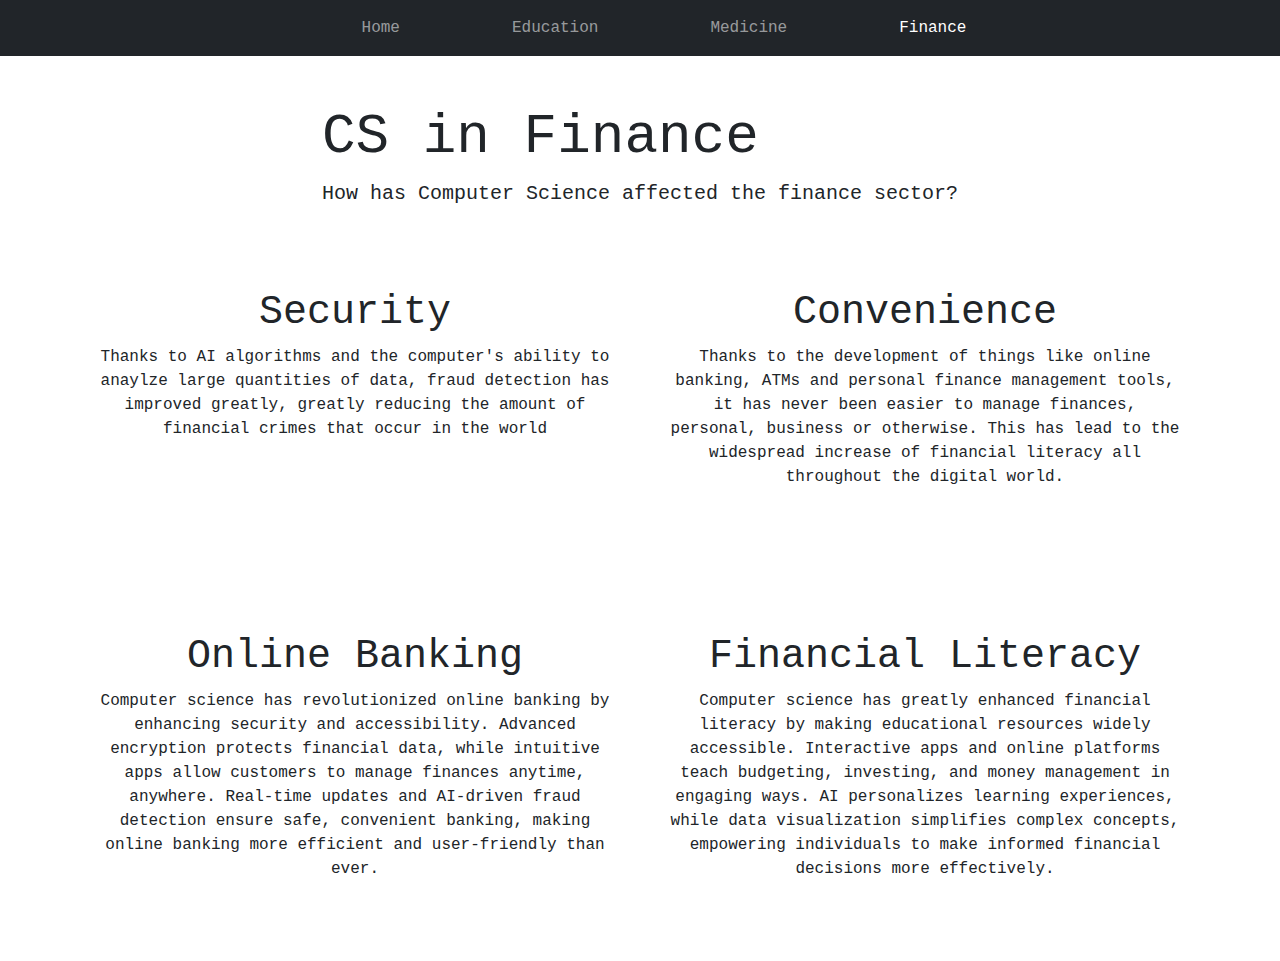
<file: finance.html>
<!DOCTYPE html>
<html lang="en">

<head>
    <meta charset="UTF-8">
    <meta name="viewport" content="width=device-width, initial-scale=1.0">
    <link rel="stylesheet" href="./libs/css/bootstrap.min.css">
    <script src="https://cdn.jsdelivr.net/npm/@popperjs/core@2.11.8/dist/umd/popper.min.js"
        integrity="sha384-I7E8VVD/ismYTF4hNIPjVp/Zjvgyol6VFvRkX/vR+Vc4jQkC+hVqc2pM8ODewa9r" crossorigin="anonymous">
    </script>
    <link rel="stylesheet" href="stylesfinance.css">
    <title>Finance</title>
</head>

<body>
    <nav class="navbar navbar-expand-lg navbar-dark bg-dark">
        <div class="collapse d-flex justify-content-center navbar-collapse">
            <ul class="navbar-nav mr-auto">
                <li class="nav-item mx-5">
                    <a href="./index.html" class="nav-link">Home</a>
                </li>
                <li class="nav-item mx-5">
                    <a href="#" class="nav-link">Education</a>
                </li>
                <li class="nav-item mx-4"></li>
                <a href="#" class="nav-link">Medicine</a>
                </li>
                <li class="nav-item mx-5"></li>
                <a href="#" class="nav-link active">Finance</a>
                </li>
            </ul>
        </div>
    </nav>

    <div class="d-flex justify-content-center">
        <div class="jumbotron-fluid py-5 my-auto">
            <h1 class="display-4">CS in Finance</h1>
            <p class="lead">How has Computer Science affected the finance sector?</p>
        </div>
    </div>

    <div class="container overflow-hidden text-center">
        <div class="row gy-5">
            <div class="col-6">
                <div class="p-3">
                    <h1>Security</h1>
                    <p>Thanks to AI algorithms and the computer's ability to anaylze large quantities of data, fraud
                        detection has improved greatly, greatly reducing the amount of financial crimes that occur in
                        the
                        world</p>
                </div>
            </div>
            <div class="col-6">
                <div class="p-3">
                    <h1>Convenience</h1>
                    <p>Thanks to the development of things like online banking, ATMs and personal finance management
                        tools, it has never been easier to manage finances, personal, business or otherwise. This has
                        lead to the widespread increase of financial literacy all throughout the digital world.</p>
                </div>
            </div>
        </div>
        <div class="row my-5 gy-5">
            <div class="col-6">
                <div class="p-3">
                    <h1>Online Banking</h1>
                    <p>Computer science has revolutionized online banking by enhancing security and accessibility.
                        Advanced encryption protects financial data, while intuitive apps allow customers to manage
                        finances anytime, anywhere. Real-time updates and AI-driven fraud detection ensure safe,
                        convenient banking, making online banking more efficient and user-friendly than ever.</p>

                </div>
            </div>
            <div class="col-6">
                <div class="p-3">
                    <h1>Financial Literacy</h1>
                    <p>Computer science has greatly enhanced financial literacy by making educational resources widely
                        accessible. Interactive apps and online platforms teach budgeting, investing, and money
                        management in engaging ways. AI personalizes learning experiences, while data visualization
                        simplifies complex concepts, empowering individuals to make informed financial decisions more
                        effectively.</p>
                </div>
            </div>
        </div>
    </div>
</body>

</html>
</file>
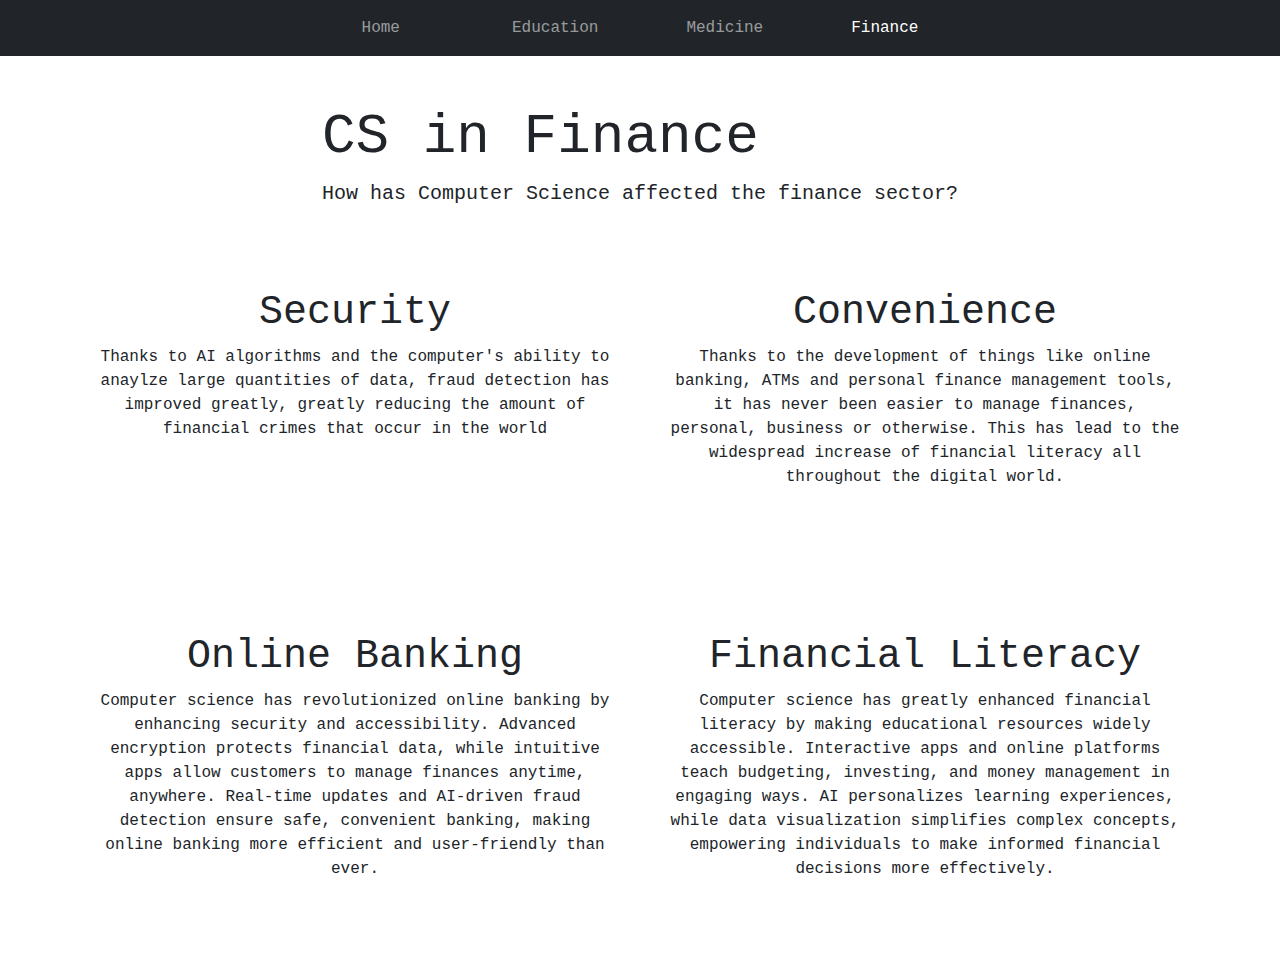
<file: pages/finance.html>
<!DOCTYPE html>
<html lang="en">

<head>
    <meta charset="UTF-8">
    <meta name="viewport" content="width=device-width, initial-scale=1.0">
    <link rel="stylesheet" href="../libs/css/bootstrap.min.css">
    <script src="https://cdn.jsdelivr.net/npm/@popperjs/core@2.11.8/dist/umd/popper.min.js"
        integrity="sha384-I7E8VVD/ismYTF4hNIPjVp/Zjvgyol6VFvRkX/vR+Vc4jQkC+hVqc2pM8ODewa9r" crossorigin="anonymous">
    </script>
    <link rel="stylesheet" href="../styles/stylesfinance.css">
    <title>Finance</title>
</head>

<body>
    <nav class="navbar navbar-expand-lg navbar-dark bg-dark">
        <div class="collapse d-flex justify-content-center navbar-collapse">
            <ul class="navbar-nav mr-auto">
                <li class="nav-item mx-5">
                    <a href="./index.html" class="nav-link">Home</a>
                </li>
                <li class="nav-item mx-5">
                    <a href="./education.html" class="nav-link">Education</a>
                </li>
                <li class="nav-item mx-4">
                    <a href="./medicine.html" class="nav-link">Medicine</a>
                </li>
                <li class="nav-item mx-5">
                    <a href="./finance.html" class="nav-link active">Finance</a>
                </li>
            </ul>
        </div>
    </nav>

    <div class="d-flex justify-content-center">
        <div class="jumbotron-fluid py-5 my-auto">
            <h1 class="display-4">CS in Finance</h1>
            <p class="lead">How has Computer Science affected the finance sector?</p>
        </div>
    </div>

    <div class="container overflow-hidden text-center">
        <div class="row gy-5">
            <div class="col-6">
                <div class="p-3">
                    <h1>Security</h1>
                    <p>Thanks to AI algorithms and the computer's ability to anaylze large quantities of data, fraud
                        detection has improved greatly, greatly reducing the amount of financial crimes that occur in
                        the
                        world</p>
                </div>
            </div>
            <div class="col-6">
                <div class="p-3">
                    <h1>Convenience</h1>
                    <p>Thanks to the development of things like online banking, ATMs and personal finance management
                        tools, it has never been easier to manage finances, personal, business or otherwise. This has
                        lead to the widespread increase of financial literacy all throughout the digital world.</p>
                </div>
            </div>
        </div>
        <div class="row my-5 gy-5">
            <div class="col-6">
                <div class="p-3">
                    <h1>Online Banking</h1>
                    <p>Computer science has revolutionized online banking by enhancing security and accessibility.
                        Advanced encryption protects financial data, while intuitive apps allow customers to manage
                        finances anytime, anywhere. Real-time updates and AI-driven fraud detection ensure safe,
                        convenient banking, making online banking more efficient and user-friendly than ever.</p>

                </div>
            </div>
            <div class="col-6">
                <div class="p-3">
                    <h1>Financial Literacy</h1>
                    <p>Computer science has greatly enhanced financial literacy by making educational resources widely
                        accessible. Interactive apps and online platforms teach budgeting, investing, and money
                        management in engaging ways. AI personalizes learning experiences, while data visualization
                        simplifies complex concepts, empowering individuals to make informed financial decisions more
                        effectively.</p>
                </div>
            </div>
        </div>
    </div>
</body>

</html>
</file>
<file: stylesfinance.css>
body {
    font-family: monospace, Arial, Helvetica, sans-serif;
}
</file>
<file: styles/stylesfinance.css>
body {
    font-family: monospace, Arial, Helvetica, sans-serif;
}
</file>
